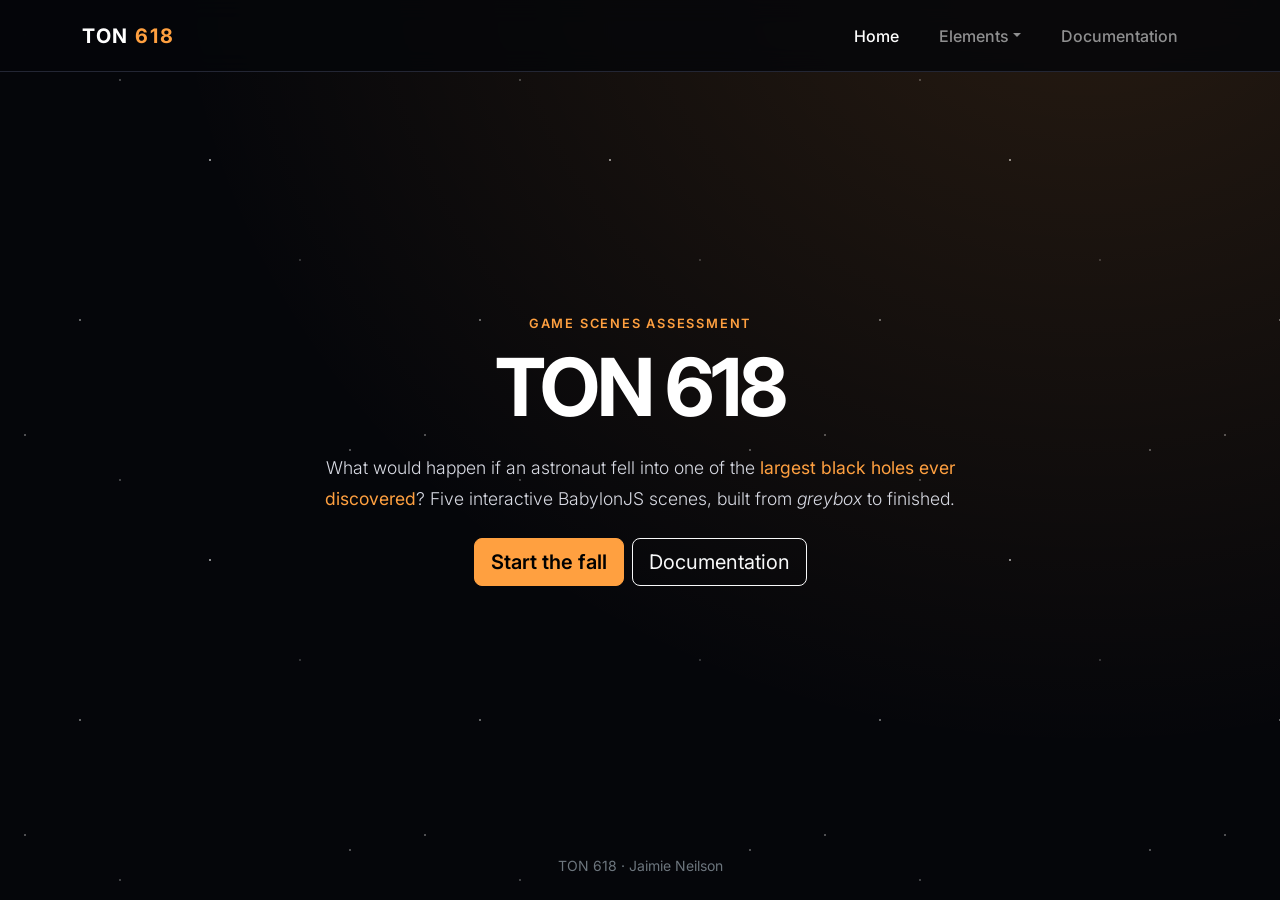
<file: index.html>
<!DOCTYPE html>
<html lang="en" data-bs-theme="dark">
<head>
  <meta charset="UTF-8">
  <meta name="viewport" content="width=device-width, initial-scale=1.0">
  <meta name="description" content="TON 618: five interactive BabylonJS scenes following an astronaut falling into a supermassive black hole.">
  <title>Home | TON 618</title>

  <!-- Bootstrap: the CSS framework that handles the layout, menu and buttons -->
  <link rel="stylesheet" href="https://cdn.jsdelivr.net/npm/bootstrap@5.3.3/dist/css/bootstrap.min.css">
  <link rel="stylesheet" href="styles.css">
</head>
<body>
  <!-- The menu is added here automatically by script.js -->
  <div id="site-nav"></div>

  <!-- The whole screen. Bootstrap's classes do the centring: -->
  <main class="min-vh-100 d-flex align-items-center justify-content-center text-center px-3 position-relative">

    <section>
      <p class="eyebrow">Game Scenes Assessment</p>
      <h1>TON 618</h1>

      <!-- mx-auto centres the paragraph itself, not just its text -->
      <p class="lead mx-auto">What would happen if an astronaut fell into one of the <strong>largest black holes ever discovered</strong>? Five interactive BabylonJS scenes, built from <em>greybox</em> to finished.</p>

      <!-- The two buttons, side by side and centred -->
      <div class="d-flex flex-wrap justify-content-center gap-2 mt-4">
        <a href="element1.html" class="btn btn-accent btn-lg">Start the fall</a>
        <a href="documentation.html" class="btn btn-outline-light btn-lg">Documentation</a>
      </div>
    </section>

    <!-- Your name, small and quiet at the very bottom of the screen -->
    <p class="position-absolute bottom-0 mb-4 small text-secondary">TON 618 · Jaimie Neilson</p>
  </main>

  <!-- Our shared code (builds the menu), then Bootstrap's code (makes the menu work) -->
  <script src="script.js"></script>
  <script src="https://cdn.jsdelivr.net/npm/bootstrap@5.3.3/dist/js/bootstrap.bundle.min.js"></script>
</body>
</html>
</file>
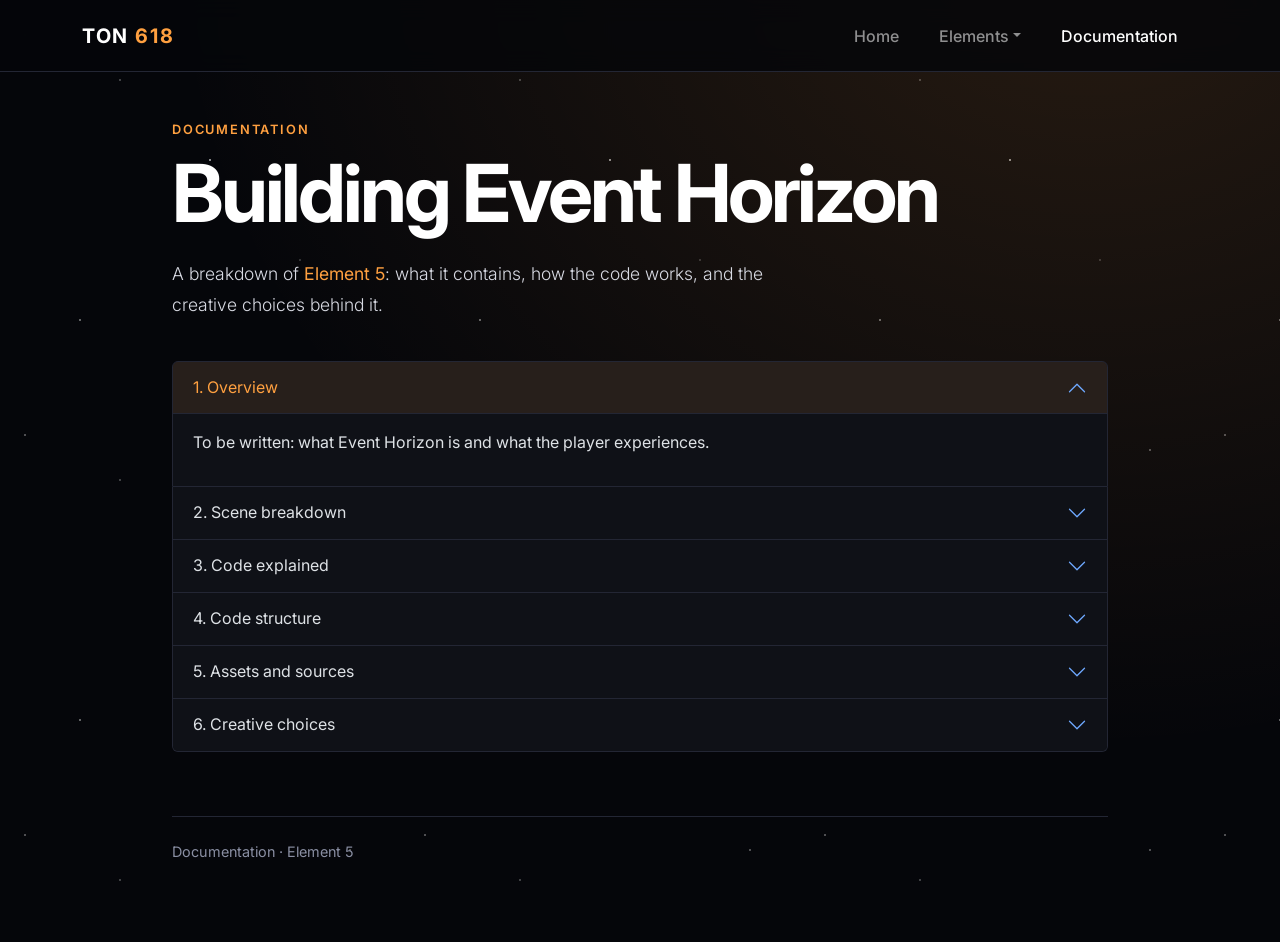
<file: documentation.html>
<!DOCTYPE html>
<html lang="en" data-bs-theme="dark">
<head>
  <meta charset="UTF-8">
  <meta name="viewport" content="width=device-width, initial-scale=1.0">
  <title>Documentation | TON 618</title>
  <link rel="stylesheet" href="https://cdn.jsdelivr.net/npm/bootstrap@5.3.3/dist/css/bootstrap.min.css">
  <link rel="stylesheet" href="styles.css">
</head>
<body>
  <!-- The menu is added here automatically by script.js -->
  <div id="site-nav"></div>

  <main class="content">
    <div class="container content__inner">
      <p class="eyebrow">Documentation</p>
      <h1>Building Event Horizon</h1>
      <p class="lead">A breakdown of <strong>Element 5</strong>: what it contains, how the code works, and the creative choices behind it.</p>

      <!-- Bootstrap accordion: each section folds open when clicked, one at a time -->
      <div class="accordion" id="docsAccordion">

        <!-- Section 1: open by default -->
        <div class="accordion-item">
          <h2 class="accordion-header">
            <button class="accordion-button" type="button" data-bs-toggle="collapse" data-bs-target="#docs1" aria-expanded="true" aria-controls="docs1">1. Overview</button>
          </h2>
          <div id="docs1" class="accordion-collapse collapse show" data-bs-parent="#docsAccordion">
            <div class="accordion-body">
              <p>To be written: what Event Horizon is and what the player experiences.</p>
            </div>
          </div>
        </div>

        <!-- Section 2 -->
        <div class="accordion-item">
          <h2 class="accordion-header">
            <button class="accordion-button collapsed" type="button" data-bs-toggle="collapse" data-bs-target="#docs2" aria-expanded="false" aria-controls="docs2">2. Scene breakdown</button>
          </h2>
          <div id="docs2" class="accordion-collapse collapse" data-bs-parent="#docsAccordion">
            <div class="accordion-body">
              <p>To be written: the two scenes, and what triggers the switch between them.</p>
            </div>
          </div>
        </div>

        <!-- Section 3 -->
        <div class="accordion-item">
          <h2 class="accordion-header">
            <button class="accordion-button collapsed" type="button" data-bs-toggle="collapse" data-bs-target="#docs3" aria-expanded="false" aria-controls="docs3">3. Code explained</button>
          </h2>
          <div id="docs3" class="accordion-collapse collapse" data-bs-parent="#docsAccordion">
            <div class="accordion-body">
              <p>Example of the snippet format:</p>
              <pre class="code-snippet"><code>// The sky follows the camera, so space feels endless
                    skybox.infiniteDistance = true;</code></pre>
              <p>To be written: what each snippet does, and why it was written that way.</p>
            </div>
          </div>
        </div>

        <!-- Section 4 -->
        <div class="accordion-item">
          <h2 class="accordion-header">
            <button class="accordion-button collapsed" type="button" data-bs-toggle="collapse" data-bs-target="#docs4" aria-expanded="false" aria-controls="docs4">4. Code structure</button>
          </h2>
          <div id="docs4" class="accordion-collapse collapse" data-bs-parent="#docsAccordion">
            <div class="accordion-body">
              <p>To be written: how the code is organised into files and functions, and why.</p>
            </div>
          </div>
        </div>

        <!-- Section 5 -->
        <div class="accordion-item">
          <h2 class="accordion-header">
            <button class="accordion-button collapsed" type="button" data-bs-toggle="collapse" data-bs-target="#docs5" aria-expanded="false" aria-controls="docs5">5. Assets and sources</button>
          </h2>
          <div id="docs5" class="accordion-collapse collapse" data-bs-parent="#docsAccordion">
            <div class="accordion-body">
              <!-- Bootstrap table. "table-responsive" lets it scroll sideways on phones -->
              <div class="table-responsive">
                <table class="table">
                  <thead>
                    <tr><th>Asset</th><th>Type</th><th>Source</th><th>Licence</th></tr>
                  </thead>
                  <tbody>
                    <tr><td>To be added</td><td>-</td><td>-</td><td>-</td></tr>
                  </tbody>
                </table>
              </div>
            </div>
          </div>
        </div>

        <!-- Section 6 -->
        <div class="accordion-item">
          <h2 class="accordion-header">
            <button class="accordion-button collapsed" type="button" data-bs-toggle="collapse" data-bs-target="#docs6" aria-expanded="false" aria-controls="docs6">6. Creative choices</button>
          </h2>
          <div id="docs6" class="accordion-collapse collapse" data-bs-parent="#docsAccordion">
            <div class="accordion-body">
              <p>To be written: the mood, the lighting and audio decisions, and the greybox-to-finished journey.</p>
            </div>
          </div>
        </div>

      </div>

      <p class="page-footer">Documentation · Element 5</p>
    </div>
  </main>

  <!-- Our shared code (builds the menu), then Bootstrap's code (makes the menu work) -->
  <script src="script.js"></script>
  <script src="https://cdn.jsdelivr.net/npm/bootstrap@5.3.3/dist/js/bootstrap.bundle.min.js"></script>
</body>
</html>
</file>
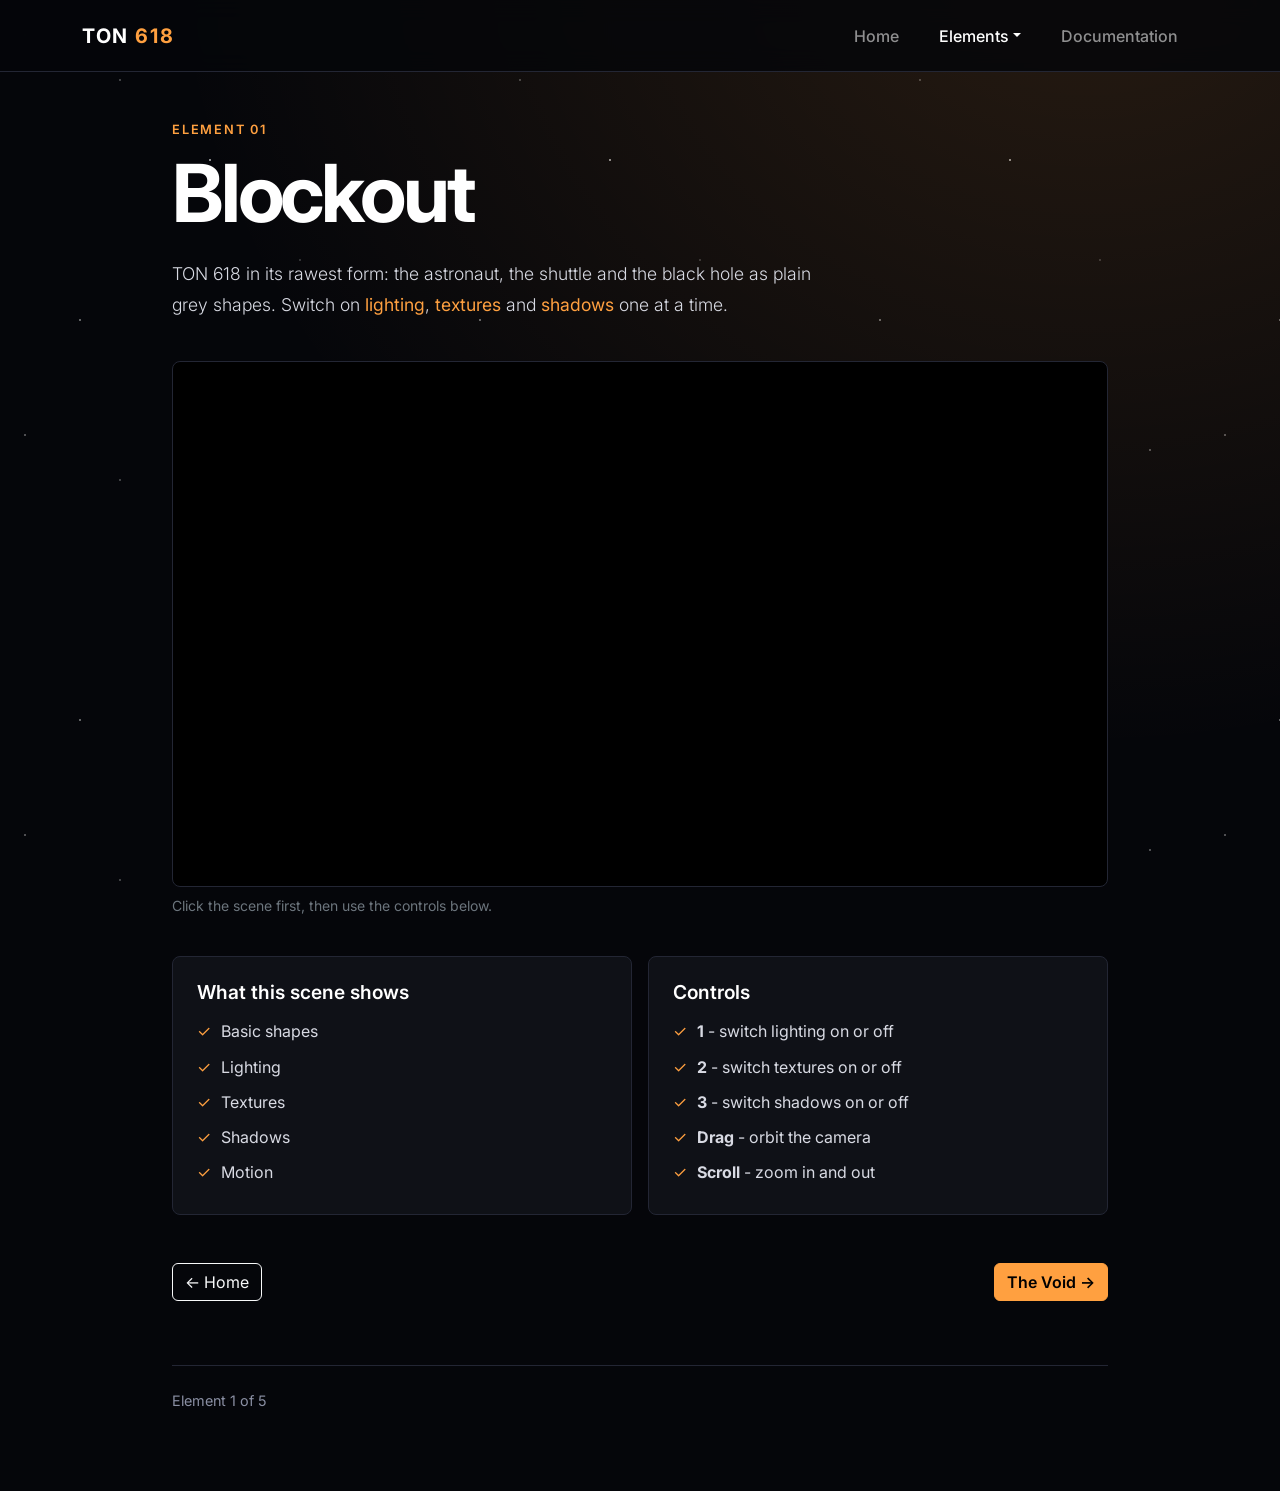
<file: element1.html>
<!DOCTYPE html>
<html lang="en" data-bs-theme="dark">
<head>
  <meta charset="UTF-8">
  <meta name="viewport" content="width=device-width, initial-scale=1.0">
  <title>Element 1 - Blockout | TON 618</title>
  
  <!-- Bootstrap CSS framework that handles the layout, menu and buttons -->
  <link rel="stylesheet" href="https://cdn.jsdelivr.net/npm/bootstrap@5.3.3/dist/css/bootstrap.min.css">

  <!-- Our own space theme. Loaded after Bootstrap so it can override it -->
  <link rel="stylesheet" href="styles.css">
</head>
<body>

  <!-- The menu is added here automatically by script.js -->
  <div id="site-nav"></div>

  <main class="content">
    <div class="container content__inner">
      <p class="eyebrow">Element 01</p>
      <h1>Blockout</h1>
      <p class="lead">TON 618 in its rawest form: the astronaut, the shuttle and the black hole as plain grey shapes. Switch on <strong>lighting</strong>, <strong>textures</strong> and <strong>shadows</strong> one at a time.</p>

      <!-- The BabylonJS scene is drawn on this canvas. -->
      <div class="scene-frame">
        <canvas id="renderCanvas" tabindex="0" aria-label="Interactive 3D scene: an astronaut drifting near the black hole TON 618"></canvas>
      </div>
      <p class="text-secondary small mt-2">Click the scene first, then use the controls below.</p>

      <!-- Two panels side by side on wide screens, stacked on phones -->
      <div class="row g-3 mt-4">
        <div class="col-md-6">
          <div class="info-card">
            <h2>What this scene shows</h2>
            <ul class="checklist">
              <li>Basic shapes</li>
              <li>Lighting</li>
              <li>Textures</li>
              <li>Shadows</li>
              <li>Motion</li>
            </ul>
          </div>
        </div>
        <div class="col-md-6">
          <div class="info-card">
            <h2>Controls</h2>
            <ul class="checklist">
              <li><strong>1</strong> - switch lighting on or off</li>
              <li><strong>2</strong> - switch textures on or off</li>
              <li><strong>3</strong> - switch shadows on or off</li>
              <li><strong>Drag</strong> - orbit the camera</li>
              <li><strong>Scroll</strong> - zoom in and out</li>
            </ul>
          </div>
        </div>
      </div>

      <!-- Previous and next page buttons -->
      <nav class="element-pager" aria-label="Element navigation">
        <a href="index.html" class="btn btn-outline-light">← Home</a>
        <a href="element2.html" class="btn btn-accent">The Void →</a>
      </nav>

      <p class="page-footer">Element 1 of 5</p>
    </div>
  </main>

  <!-- Shared code (builds the menu), then Bootstrap's code (makes the menu work) -->
  <script src="script.js"></script>
  <script src="https://cdn.jsdelivr.net/npm/bootstrap@5.3.3/dist/js/bootstrap.bundle.min.js"></script>

  <!-- BabylonJS: the 3D engine, loaded from Babylon's own website -->
  <script src="https://cdn.babylonjs.com/babylon.js"></script>
  <!-- Our Scene 1 code. It must load AFTER Babylon, because it uses it -->
  <script src="scenes/scene1.js"></script>
</body>
</html>
</file>
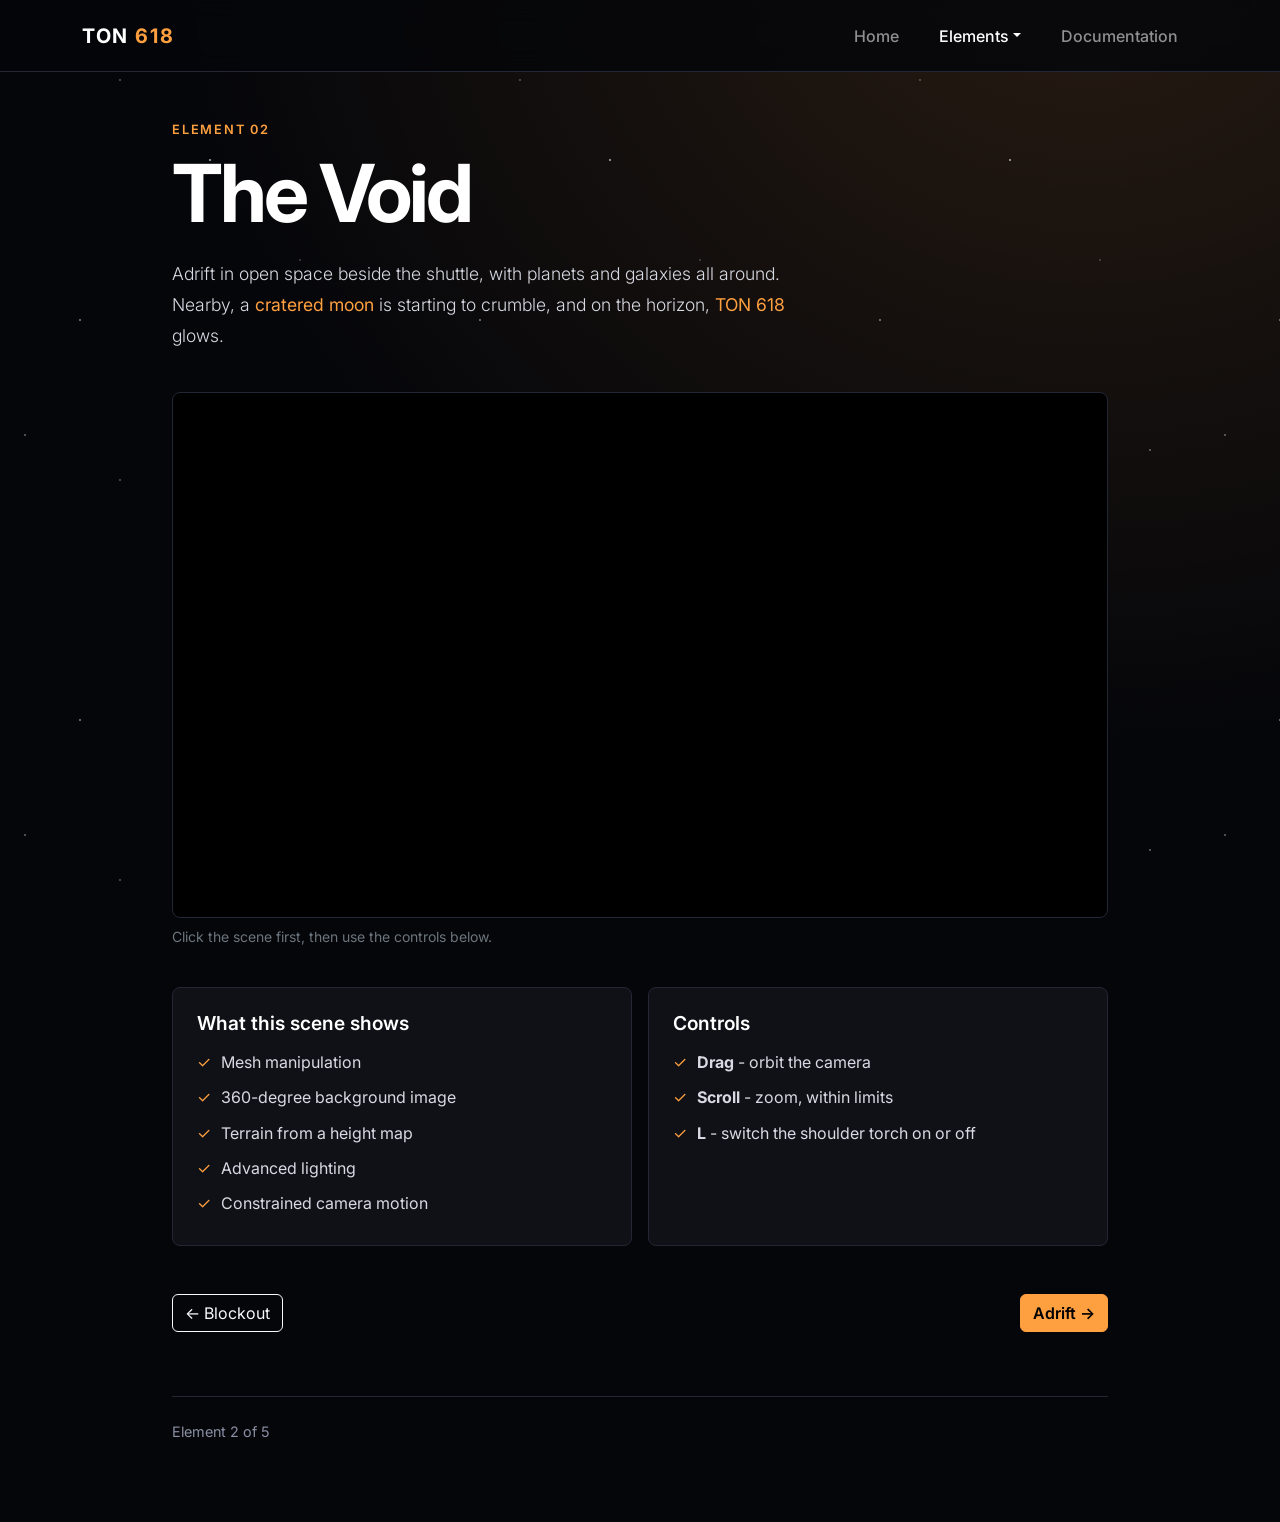
<file: element2.html>
<!DOCTYPE html>
<html lang="en" data-bs-theme="dark">
<head>
  <meta charset="UTF-8">
  <meta name="viewport" content="width=device-width, initial-scale=1.0">
  <title>Element 2 - The Void | TON 618</title>
  <!-- Bootstrap: the CSS framework that handles the layout, menu and buttons -->
  <link rel="stylesheet" href="https://cdn.jsdelivr.net/npm/bootstrap@5.3.3/dist/css/bootstrap.min.css">
  <!-- I've chosen a space theme. Loaded after Bootstrap so it can override it -->
  <link rel="stylesheet" href="styles.css">
</head>
<body>
  <!-- The menu is added here automatically by script.js -->
  <div id="site-nav"></div>

  <main class="content">
    <div class="container content__inner">
      <p class="eyebrow">Element 02</p>
      <h1>The Void</h1>
      <p class="lead">Adrift in open space beside the shuttle, with planets and galaxies all around. Nearby, a <strong>cratered moon</strong> is starting to crumble, and on the horizon, <strong>TON 618</strong> glows.</p>

      <!-- The BabylonJS scene is drawn on this canvas. -->
      <div class="scene-frame">
        <canvas id="renderCanvas" tabindex="0" aria-label="Interactive 3D scene: an astronaut floating in space near a crumbling moon and the black hole TON 618"></canvas>
      </div>
      <p class="text-secondary small mt-2">Click the scene first, then use the controls below.</p>

      <!-- Two panels side by side on wide screens, stacked on phones -->
      <div class="row g-3 mt-4">
        <div class="col-md-6">
          <div class="info-card">
            <h2>What this scene shows</h2>
            <ul class="checklist">
              <li>Mesh manipulation</li>
              <li>360-degree background image</li>
              <li>Terrain from a height map</li>
              <li>Advanced lighting</li>
              <li>Constrained camera motion</li>
            </ul>
          </div>
        </div>
        <div class="col-md-6">
          <div class="info-card">
            <h2>Controls</h2>
            <ul class="checklist">
              <li><strong>Drag</strong> - orbit the camera</li>
              <li><strong>Scroll</strong> - zoom, within limits</li>
              <li><strong>L</strong> - switch the shoulder torch on or off</li>
            </ul>
          </div>
        </div>
      </div>

      <!-- Previous and next page buttons -->
      <nav class="element-pager" aria-label="Element navigation">
        <a href="element1.html" class="btn btn-outline-light">← Blockout</a>
        <a href="element3.html" class="btn btn-accent">Adrift →</a>
      </nav>

      <p class="page-footer">Element 2 of 5</p>
    </div>
  </main>

  <!-- Shared code (builds the menu), then Bootstrap's code (makes the menu work) -->
  <script src="script.js"></script>
  <script src="https://cdn.jsdelivr.net/npm/bootstrap@5.3.3/dist/js/bootstrap.bundle.min.js"></script>

  <!-- BabylonJS: the 3D engine, loaded from Babylon's own website -->
  <script src="https://cdn.babylonjs.com/babylon.js"></script>
  <!-- Scene 2 code. It must load AFTER Babylon, because it uses it -->
  <script src="scenes/scene2.js"></script>
</body>
</html>
</file>
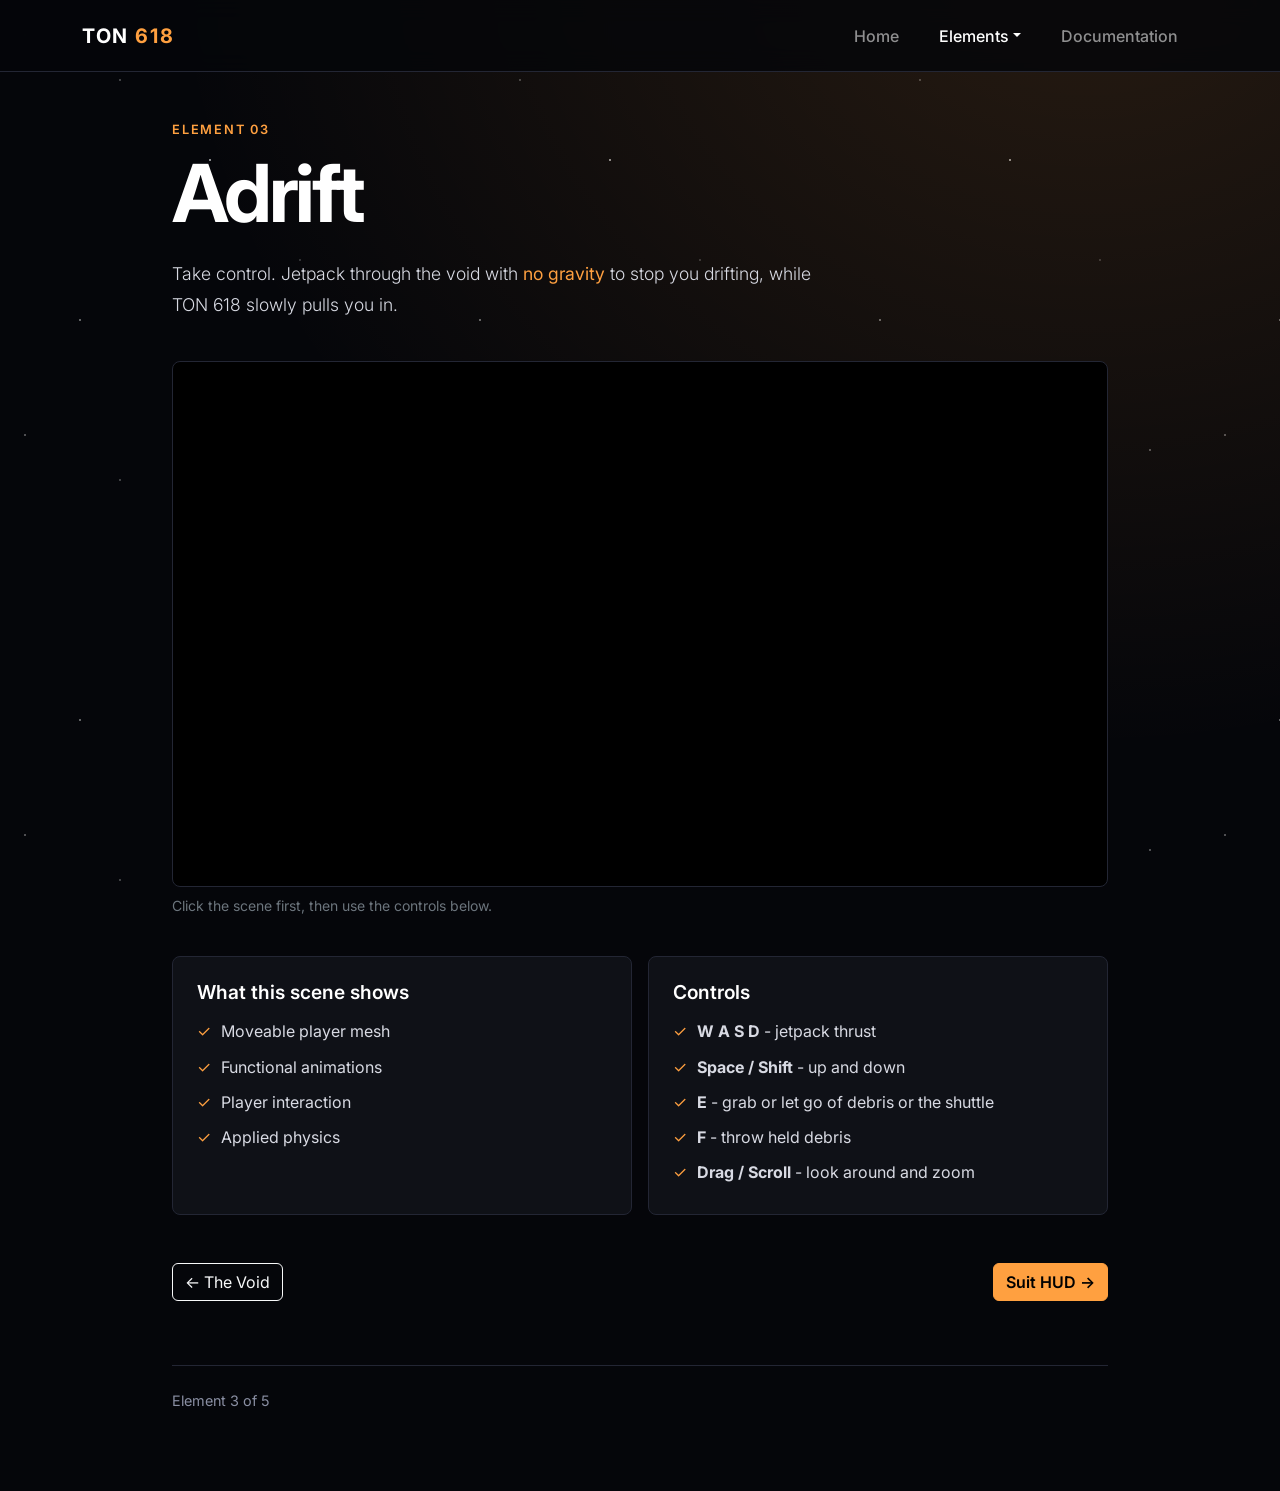
<file: element3.html>
<!DOCTYPE html>
<html lang="en" data-bs-theme="dark">
<head>
  <meta charset="UTF-8">
  <meta name="viewport" content="width=device-width, initial-scale=1.0">
  <title>Element 3 - Adrift | TON 618</title>
  <!-- Bootstrap: the CSS framework that handles the layout, menu and buttons -->
  <link rel="stylesheet" href="https://cdn.jsdelivr.net/npm/bootstrap@5.3.3/dist/css/bootstrap.min.css">
  <!-- Our own space theme. Loaded after Bootstrap so it can override it -->
  <link rel="stylesheet" href="styles.css">
</head>
<body>
  <!-- The menu is added here automatically by script.js -->
  <div id="site-nav"></div>

  <main class="content">
    <div class="container content__inner">
      <p class="eyebrow">Element 03</p>
      <h1>Adrift</h1>
      <p class="lead">Take control. Jetpack through the void with <strong>no gravity</strong> to stop you drifting, while TON 618 slowly pulls you in.</p>

      <!-- The BabylonJS scene is drawn on this canvas.
           tabindex="0" lets the canvas be clicked into, so it can listen to the keyboard -->
      <div class="scene-frame">
        <canvas id="renderCanvas" tabindex="0" aria-label="Interactive 3D scene: fly an astronaut with a jetpack while the black hole TON 618 pulls them in"></canvas>
      </div>
      <p class="text-secondary small mt-2">Click the scene first, then use the controls below.</p>

      <!-- Two panels side by side on wide screens, stacked on phones -->
      <div class="row g-3 mt-4">
        <div class="col-md-6">
          <div class="info-card">
            <h2>What this scene shows</h2>
            <ul class="checklist">
              <li>Moveable player mesh</li>
              <li>Functional animations</li>
              <li>Player interaction</li>
              <li>Applied physics</li>
            </ul>
          </div>
        </div>
        <div class="col-md-6">
          <div class="info-card">
            <h2>Controls</h2>
            <ul class="checklist">
              <li><strong>W A S D</strong> - jetpack thrust</li>
              <li><strong>Space / Shift</strong> - up and down</li>
              <li><strong>E</strong> - grab or let go of debris or the shuttle</li>
              <li><strong>F</strong> - throw held debris</li>
              <li><strong>Drag / Scroll</strong> - look around and zoom</li>
            </ul>
          </div>
        </div>
      </div>

      <!-- Previous and next page buttons -->
      <nav class="element-pager" aria-label="Element navigation">
        <a href="element2.html" class="btn btn-outline-light">← The Void</a>
        <a href="element4.html" class="btn btn-accent">Suit HUD →</a>
      </nav>

      <p class="page-footer">Element 3 of 5</p>
    </div>
  </main>

  <!-- Our shared code (builds the menu), then Bootstrap's code (makes the menu work) -->
  <script src="script.js"></script>
  <script src="https://cdn.jsdelivr.net/npm/bootstrap@5.3.3/dist/js/bootstrap.bundle.min.js"></script>

  <!-- BabylonJS: the 3D engine, loaded from Babylon's own website -->
  <script src="https://cdn.babylonjs.com/babylon.js"></script>
  <!-- Havok: the physics engine for forces, collisions and grabbing. Must load before our scene -->
  <script src="https://cdn.babylonjs.com/havok/HavokPhysics_umd.js"></script>
  <!-- Our Scene 3 code. It must load AFTER Babylon and Havok, because it uses both -->
  <script src="scenes/scene3.js"></script>
</body>
</html>
</file>
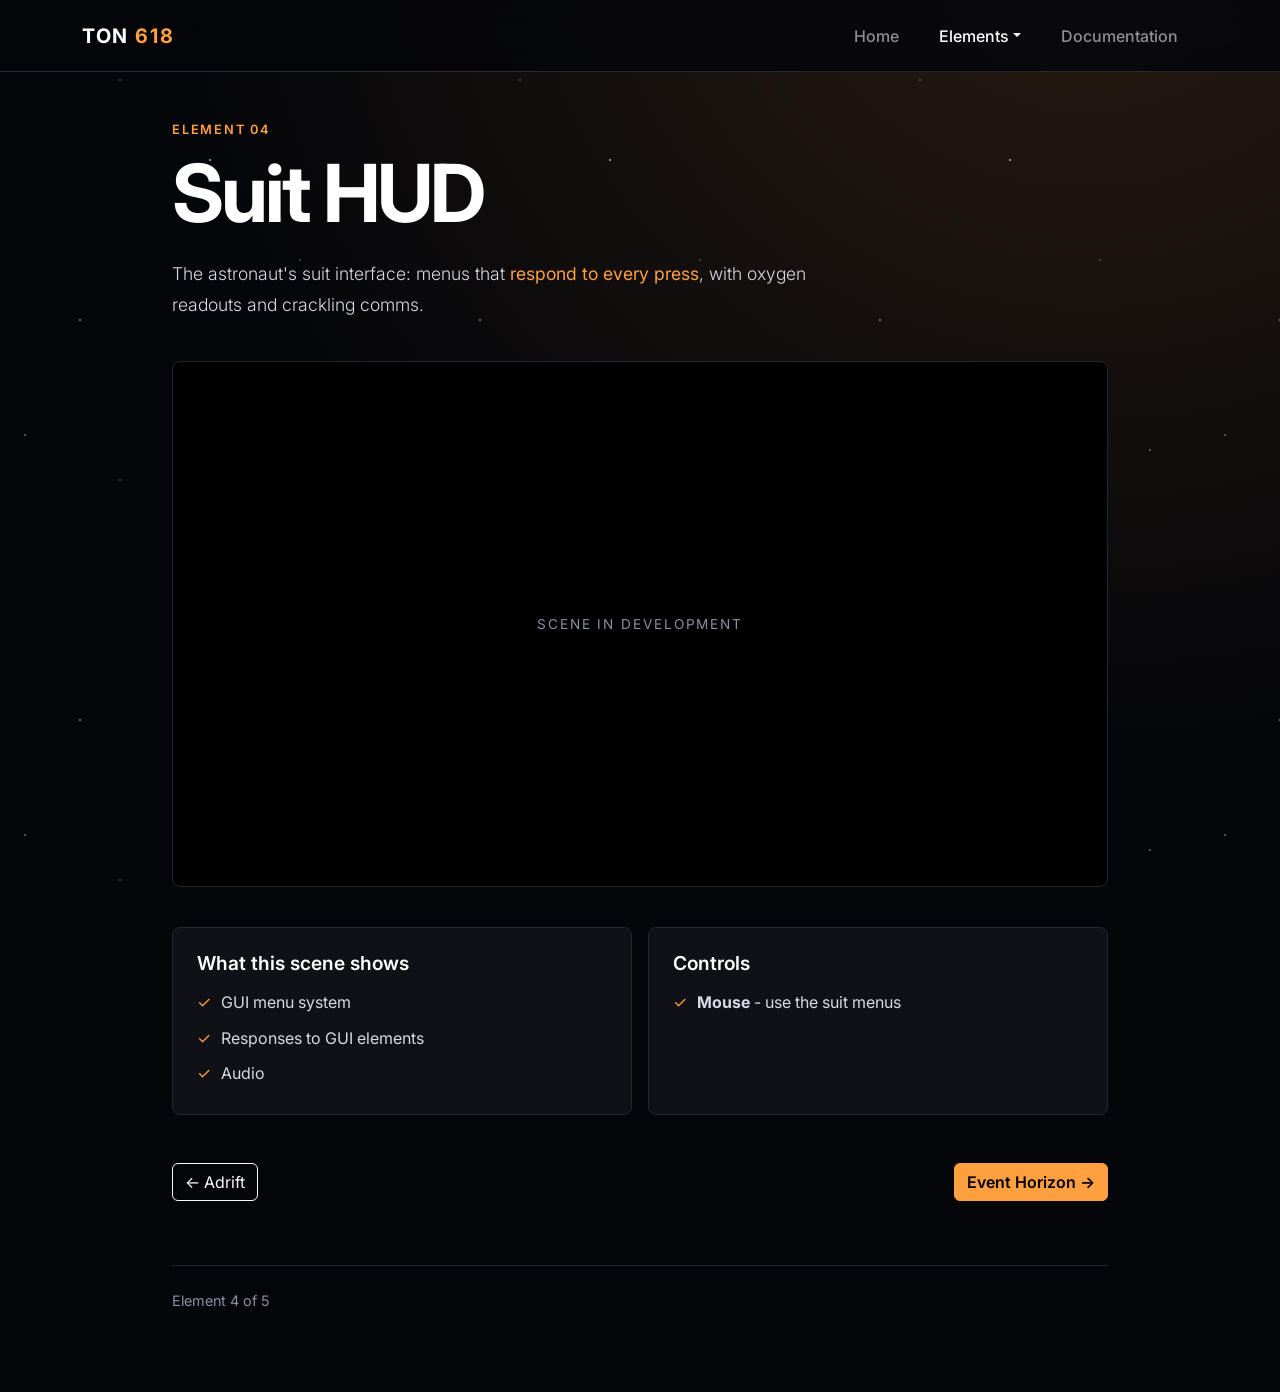
<file: element4.html>
<!DOCTYPE html>
<html lang="en" data-bs-theme="dark">
<head>
  <meta charset="UTF-8">
  <meta name="viewport" content="width=device-width, initial-scale=1.0">
  <title>Element 4 - Suit HUD | TON 618</title>
  <!-- Bootstrap: the CSS framework that handles the layout, menu and buttons -->
  <link rel="stylesheet" href="https://cdn.jsdelivr.net/npm/bootstrap@5.3.3/dist/css/bootstrap.min.css">
  <!-- Our own space theme. Loaded after Bootstrap so it can override it -->
  <link rel="stylesheet" href="styles.css">
</head>
<body>
  <!-- The menu is added here automatically by script.js -->
  <div id="site-nav"></div>

  <main class="content">
    <div class="container content__inner">
      <p class="eyebrow">Element 04</p>
      <h1>Suit HUD</h1>
      <p class="lead">The astronaut's suit interface: menus that <strong>respond to every press</strong>, with oxygen readouts and crackling comms.</p>

      <!-- The BabylonJS scene will be drawn inside this frame once it's built -->
      <div class="scene-frame">
        <p class="scene-placeholder">Scene in development</p>
      </div>

      <!-- Two panels side by side on wide screens, stacked on phones -->
      <div class="row g-3 mt-4">
        <div class="col-md-6">
          <div class="info-card">
            <h2>What this scene shows</h2>
            <ul class="checklist">
              <li>GUI menu system</li>
              <li>Responses to GUI elements</li>
              <li>Audio</li>
            </ul>
          </div>
        </div>
        <div class="col-md-6">
          <div class="info-card">
            <h2>Controls</h2>
            <ul class="checklist">
              <li><strong>Mouse</strong> - use the suit menus</li>
            </ul>
          </div>
        </div>
      </div>

      <!-- Previous and next page buttons -->
      <nav class="element-pager" aria-label="Element navigation">
        <a href="element3.html" class="btn btn-outline-light">← Adrift</a>
        <a href="element5.html" class="btn btn-accent">Event Horizon →</a>
      </nav>

      <p class="page-footer">Element 4 of 5</p>
    </div>
  </main>

  <!-- Shared code (builds the menu), then Bootstrap's code (makes the menu work) -->
  <script src="script.js"></script>
  <script src="https://cdn.jsdelivr.net/npm/bootstrap@5.3.3/dist/js/bootstrap.bundle.min.js"></script>
</body>
</html>
</file>
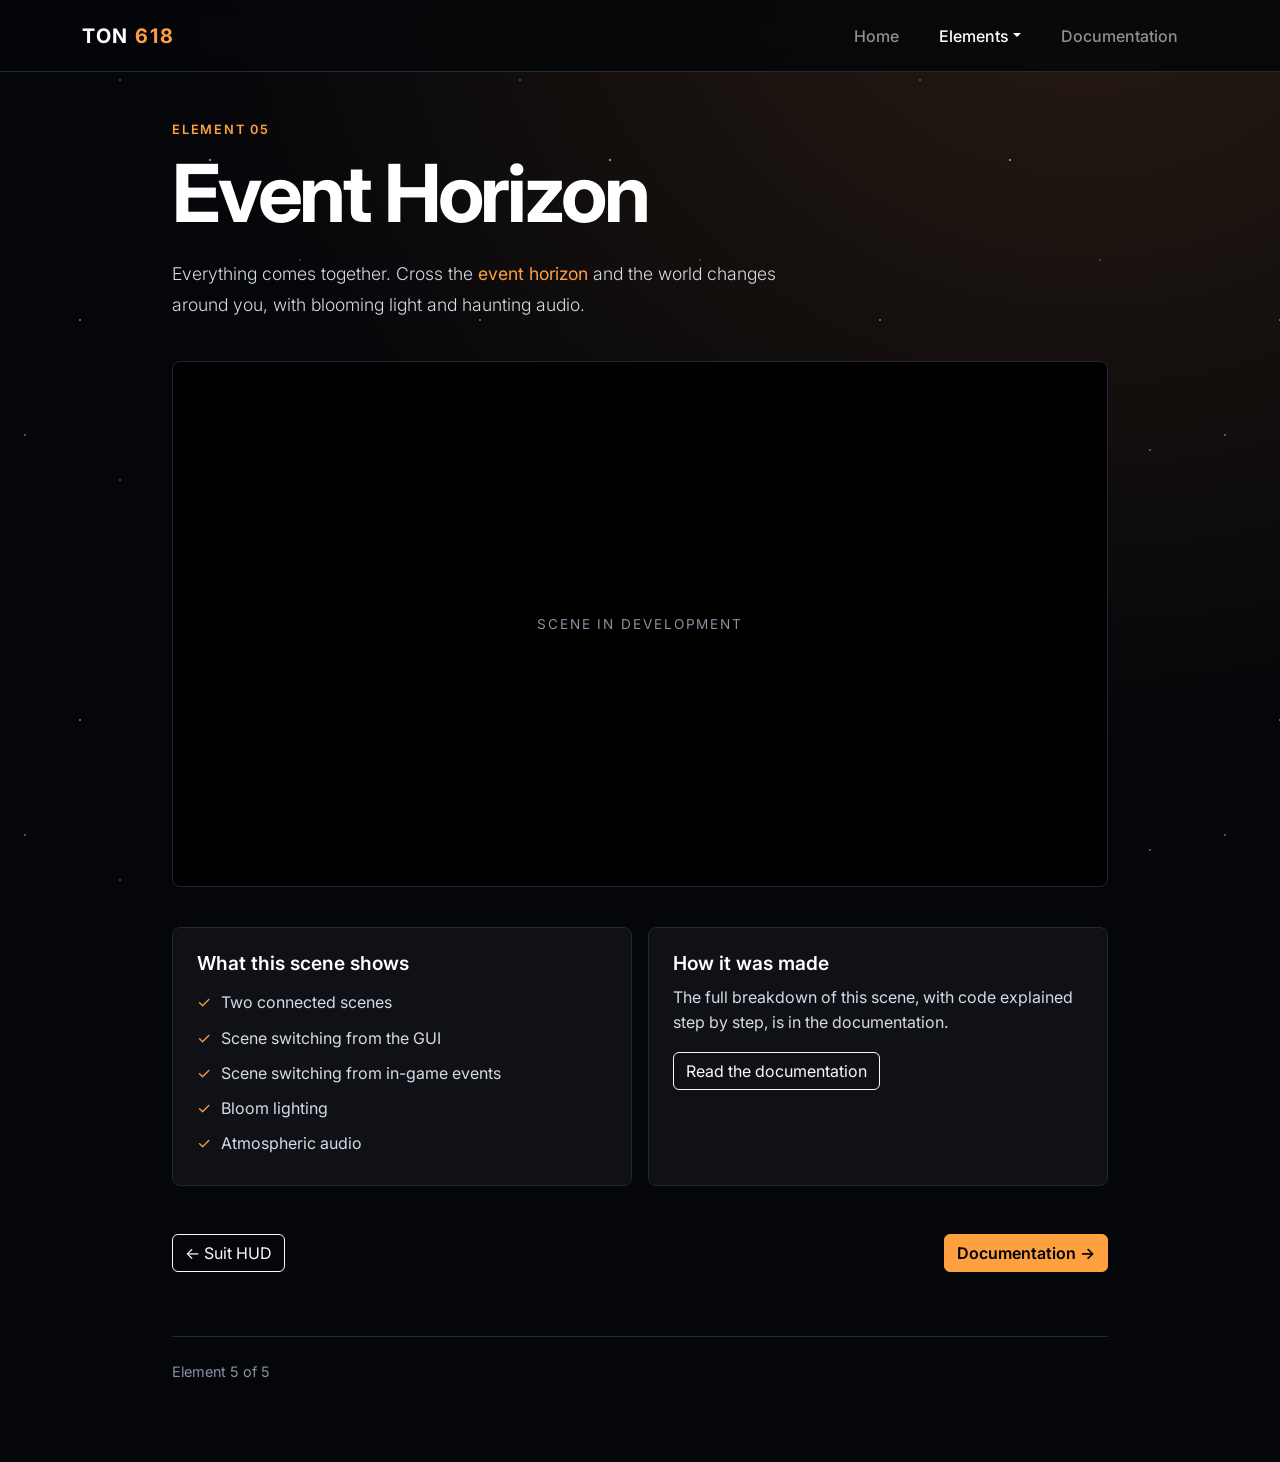
<file: element5.html>
<!DOCTYPE html>
<html lang="en" data-bs-theme="dark">
<head>
  <meta charset="UTF-8">
  <meta name="viewport" content="width=device-width, initial-scale=1.0">
  <title>Element 5 - Event Horizon | TON 618</title>
  <!-- Bootstrap: the CSS framework that handles the layout, menu and buttons -->
  <link rel="stylesheet" href="https://cdn.jsdelivr.net/npm/bootstrap@5.3.3/dist/css/bootstrap.min.css">
  <!-- Loaded after Bootstrap so it can override it -->
  <link rel="stylesheet" href="styles.css">
</head>
<body>
  <!-- The menu is added here automatically by script.js -->
  <div id="site-nav"></div>

  <main class="content">
    <div class="container content__inner">
      <p class="eyebrow">Element 05</p>
      <h1>Event Horizon</h1>
      <p class="lead">Everything comes together. Cross the <strong>event horizon</strong> and the world changes around you, with blooming light and haunting audio.</p>

      <!-- The BabylonJS scene will be drawn inside this frame once it's built -->
      <div class="scene-frame">
        <p class="scene-placeholder">Scene in development</p>
      </div>

      <!-- Two panels side by side on wide screens, stacked on phones -->
      <div class="row g-3 mt-4">
        <div class="col-md-6">
          <div class="info-card">
            <h2>What this scene shows</h2>
            <ul class="checklist">
              <li>Two connected scenes</li>
              <li>Scene switching from the GUI</li>
              <li>Scene switching from in-game events</li>
              <li>Bloom lighting</li>
              <li>Atmospheric audio</li>
            </ul>
          </div>
        </div>
        <div class="col-md-6">
          <div class="info-card">
            <h2>How it was made</h2>
            <p>The full breakdown of this scene, with code explained step by step, is in the documentation.</p>
            <a href="documentation.html" class="btn btn-outline-light mt-3">Read the documentation</a>
          </div>
        </div>
      </div>

      <!-- Previous and next page buttons -->
      <nav class="element-pager" aria-label="Element navigation">
        <a href="element4.html" class="btn btn-outline-light">← Suit HUD</a>
        <a href="documentation.html" class="btn btn-accent">Documentation →</a>
      </nav>

      <p class="page-footer">Element 5 of 5</p>
    </div>
  </main>

  <!-- Shared code (builds the menu), then Bootstrap's code (makes the menu work) -->
  <script src="script.js"></script>
  <script src="https://cdn.jsdelivr.net/npm/bootstrap@5.3.3/dist/js/bootstrap.bundle.min.js"></script>
</body>
</html>
</file>
<file: styles.css>
/* 
   styles.css - our own look for the site.
   Bootstrap handles the layout; this file adds the space theme. */

/* Load the Inter font. This line MUST stay at the very top of the file to work. */
@import url("https://fonts.googleapis.com/css2?family=Inter:wght@400;500;600;700&display=swap");

/* Colours and settings used across the whole site */
:root {
  --color-background: #05060a;      
  --color-surface: #0f1117;              
  --color-border: #232634;               
  --color-text: #d8dae3;                   
  --color-muted: #8a8fa3;                   
  --color-primary: #ffa040;                 
  --color-primary-glow: rgba(255, 160, 64, 0.35); 
  --navbar-height: 72px;
  --border-radius: 8px;
  --transition-speed: 0.6s;
}

/* Every box includes its padding and border in its size, which makes layouts predictable */
*, *::before, *::after {
  box-sizing: border-box;
}

/* Scroll smoothly when jumping around the page */
html {
  scroll-behavior: smooth;
}

/* The page background: a starfield made from tiny dots, no image needed */
body {
  margin: 0;
  min-height: 100vh;
  font-family: "Inter", -apple-system, sans-serif;
  color: var(--color-text);
  background-color: var(--color-background);
  background-image:
    radial-gradient(ellipse at 85% -10%, rgba(255, 160, 64, 0.14), transparent 60%), /* faint orange glow, top right */
    radial-gradient(1px 1px at 25px 35px, #ffffff, transparent),                      /* stars... */
    radial-gradient(1px 1px at 120px 80px, rgba(255, 255, 255, 0.8), transparent),
    radial-gradient(1.5px 1.5px at 210px 160px, #ffffff, transparent),
    radial-gradient(1px 1px at 300px 260px, rgba(255, 255, 255, 0.6), transparent),
    radial-gradient(1px 1px at 350px 50px, #ffffff, transparent),
    radial-gradient(1.5px 1.5px at 80px 320px, rgba(255, 255, 255, 0.7), transparent);
  background-size: 100% 100%, 400px 400px, 400px 400px, 400px 400px, 400px 400px, 400px 400px, 400px 400px;
  background-repeat: no-repeat, repeat, repeat, repeat, repeat, repeat, repeat;
  background-attachment: fixed; /* the stars stay still while the page scrolls over them */
}

/* Links use the surrounding text colour and have no underline */
a {
  color: inherit;
  text-decoration: none;
}

/* MENU (navigation bar) */

/* The bar across the top. These "--bs-" settings adjust Bootstrap's own menu colours */
.site-navbar {
  min-height: var(--navbar-height);
  background: rgba(5, 6, 10, 0.85);
  backdrop-filter: blur(12px); /* blurs whatever scrolls underneath the bar */
  border-bottom: 1px solid var(--color-border);
  --bs-navbar-color: var(--color-text);
  --bs-navbar-hover-color: #ffffff;
  --bs-navbar-active-color: #ffffff;
  --bs-navbar-nav-link-padding-x: 1.25rem;
}

/* The "TON 618" name on the left */
.site-navbar .navbar-brand {
  font-weight: 700;
  letter-spacing: 0.08em;
}

/* Makes the "618" part of the name glow in the accent colour */
.site-navbar .navbar-brand span {
  color: var(--color-primary);
}

/* Each menu link */
.site-navbar .nav-link {
  position: relative; /* lets the animated outline sit exactly on top of the link */
  font-weight: 500;
  transition: color var(--transition-speed) ease;
}

/* The Elements drop-down list */
.site-navbar .dropdown-menu {
  --bs-dropdown-bg: var(--color-surface);
  --bs-dropdown-border-color: var(--color-border);
  --bs-dropdown-link-hover-bg: rgba(255, 160, 64, 0.12);
  --bs-dropdown-link-active-bg: var(--color-primary);
  --bs-dropdown-link-active-color: #000000;
}

/* The animated outline is hidden on small screens */
.animated-border-svg {
  display: none;
}

/* On wider screens, show the outline that "draws" itself around a link on hover */
@media (min-width: 992px) {
  .animated-border-svg {
    display: block;
    position: absolute;
    inset: 0;
    width: 100%;
    height: 100%;
    pointer-events: none; /* clicks pass straight through it to the link */
  }

  .animated-border-svg rect {
    fill: none;
    stroke: var(--color-primary);
    stroke-width: 2px;
    vector-effect: non-scaling-stroke; /* keeps the line the same thickness on wide and narrow links */
    stroke-dasharray: 1000;            /* these two lines hide the outline... */
    stroke-dashoffset: 1000;
    transition: stroke-dashoffset var(--transition-speed) ease-in-out;
  }

  /* This reveals it when hovered, focused, or the drop-down is open */
  .nav-link:hover .animated-border-svg rect,
  .nav-link:focus-visible .animated-border-svg rect,
  .nav-link.show .animated-border-svg rect {
    stroke-dashoffset: 0;
  }
}

/* PAGE CONTENT */

/* Space at the top so the content isn't hidden behind the fixed menu */
.content {
  min-height: 100vh;
  padding: calc(var(--navbar-height) + 3rem) 0 4rem;
}

/* Stops lines of text getting too wide to read comfortably */
.content__inner {
  max-width: 960px;
}

/* The small coloured label above each page title */
.eyebrow {
  margin: 0 0 0.75rem;
  color: var(--color-primary);
  font-size: 0.8rem;
  font-weight: 600;
  letter-spacing: 0.14em;
  text-transform: uppercase;
}

/* Big page titles. "clamp" grows the text with the screen, within limits */
h1 {
  margin: 0;
  font-size: clamp(2.5rem, 8vw, 5rem);
  font-weight: 700;
  line-height: 1.05;
  letter-spacing: -0.04em;
  color: #ffffff;
}

/* Section headings within a page */
.section-title {
  margin-bottom: 1.25rem;
  font-size: 1.5rem;
  font-weight: 600;
  color: #ffffff;
}

/* The short introduction under a page title */
.lead {
  max-width: 650px;
  margin: 1.5rem 0 0;
  font-size: 1.1rem;
  line-height: 1.75;
  color: var(--color-text);
}

/* Bold words inside the introduction glow in the accent colour to draw the eye */
.lead strong {
  color: var(--color-primary);
}

/* Orange button used for the main actions */
.btn-accent {
  --bs-btn-bg: var(--color-primary);
  --bs-btn-color: #000000;
  --bs-btn-border-color: var(--color-primary);
  --bs-btn-hover-bg: #ffb566;
  --bs-btn-hover-color: #000000;
  --bs-btn-hover-border-color: #ffb566;
  font-weight: 600;
}

/* CARDS AND PANELS */

/* A dark panel with a thin outline */
.info-card {
  display: block;
  height: 100%;
  padding: 1.5rem;
  border: 1px solid var(--color-border);
  border-radius: var(--border-radius);
  background: var(--color-surface);
}

.info-card h2,
.info-card h3 {
  margin: 0 0 0.6rem;
  font-size: 1.2rem;
  font-weight: 600;
  color: #ffffff;
}

.info-card p {
  margin: 0;
  line-height: 1.6;
}

/* The "01", "02" numbers on cards */
.info-card__number {
  display: block;
  margin-bottom: 1rem;
  color: var(--color-primary);
  font-size: 0.9rem;
}

/* Cards that are links lift and glow when hovered */
.element-card {
  transition: border-color 0.3s ease, box-shadow 0.3s ease, transform 0.3s ease;
}

.element-card:hover,
.element-card:focus-visible {
  border-color: var(--color-primary);
  box-shadow: 0 0 24px var(--color-primary-glow);
  transform: translateY(-2px);
}

/* A list with orange ticks instead of bullet points */
.checklist {
  list-style: none;
  margin: 0;
  padding: 0;
}

.checklist li {
  padding: 0.35rem 0;
}

.checklist li::before {
  content: "✓";
  margin-right: 0.6rem;
  color: var(--color-primary);
}

/* The round profile photo */
.profile-pic {
  width: 72px;
  height: 72px;
  border-radius: 50%;
  object-fit: cover; /* fills the circle without stretching the photo */
  border: 2px solid var(--color-primary);
}

/* SCENE AREA (where each BabylonJS scene appears) */

/* A widescreen (16:9) black frame for the scene */
.scene-frame {
  display: grid;
  place-items: center;
  aspect-ratio: 16 / 9;
  margin-top: 2.5rem;
  overflow: hidden;
  border: 1px solid var(--color-border);
  border-radius: var(--border-radius);
  background: #000000;
}

/* The BabylonJS canvas fills the whole frame */
.scene-frame canvas {
  display: block;
  width: 100%;
  height: 100%;
  outline: none;
  touch-action: none; /* stops the page scrolling when dragging inside the scene */
}

/* "Scene in development" text shown until a scene is built */
.scene-placeholder {
  margin: 0;
  color: var(--color-muted);
  font-size: 0.85rem;
  letter-spacing: 0.14em;
  text-transform: uppercase;
}

/* Previous and Next buttons at the bottom of element pages */
.element-pager {
  display: flex;
  justify-content: space-between;
  gap: 1rem;
  margin-top: 3rem;
}

/* DOCUMENTATION */

/* The fold-out sections, recoloured to match the theme */
.accordion {
  --bs-accordion-bg: var(--color-surface);
  --bs-accordion-border-color: var(--color-border);
  --bs-accordion-active-bg: rgba(255, 160, 64, 0.1);
  --bs-accordion-active-color: var(--color-primary);
  --bs-accordion-btn-focus-box-shadow: 0 0 0 0.2rem var(--color-primary-glow);
  margin-top: 2.5rem;
}

/* Boxes that display code examples */
.code-snippet {
  margin: 1rem 0;
  padding: 1rem;
  overflow-x: auto; /* long lines scroll sideways instead of breaking the layout */
  border: 1px solid var(--color-border);
  border-radius: var(--border-radius);
  background: #000000;
  font-size: 0.9rem;
}

.code-snippet code {
  color: #ffd2a3;
}

/* Tables sit on the panel colour rather than their own background */
.table {
  --bs-table-bg: transparent;
}

/* FOOTER AND BACK-TO-TOP BUTTON */

.page-footer {
  margin-top: 4rem;
  padding-top: 1.5rem;
  border-top: 1px solid var(--color-border);
  color: var(--color-muted);
  font-size: 0.9rem;
}

/* Round button in the bottom-right corner. Hidden until you scroll down */
.back-to-top {
  position: fixed;
  right: 1.5rem;
  bottom: 1.5rem;
  z-index: 1000;
  width: 48px;
  height: 48px;
  border: 1px solid var(--color-primary);
  border-radius: 50%;
  background: var(--color-surface);
  color: var(--color-primary);
  font-size: 1.2rem;
  opacity: 0;
  visibility: hidden;
  transition: opacity 0.3s ease, visibility 0.3s ease, box-shadow 0.3s ease;
}

/* script.js adds this class when the page has been scrolled */
.back-to-top.is-visible {
  opacity: 1;
  visibility: visible;
}

.back-to-top:hover {
  box-shadow: 0 0 20px var(--color-primary-glow);
}

/* Turns off animations for visitors who have asked their device for reduced motion */
@media (prefers-reduced-motion: reduce) {
  html {
    scroll-behavior: auto;
  }

  .animated-border-svg rect,
  .element-card,
  .back-to-top {
    transition: none;
  }
}
</file>
